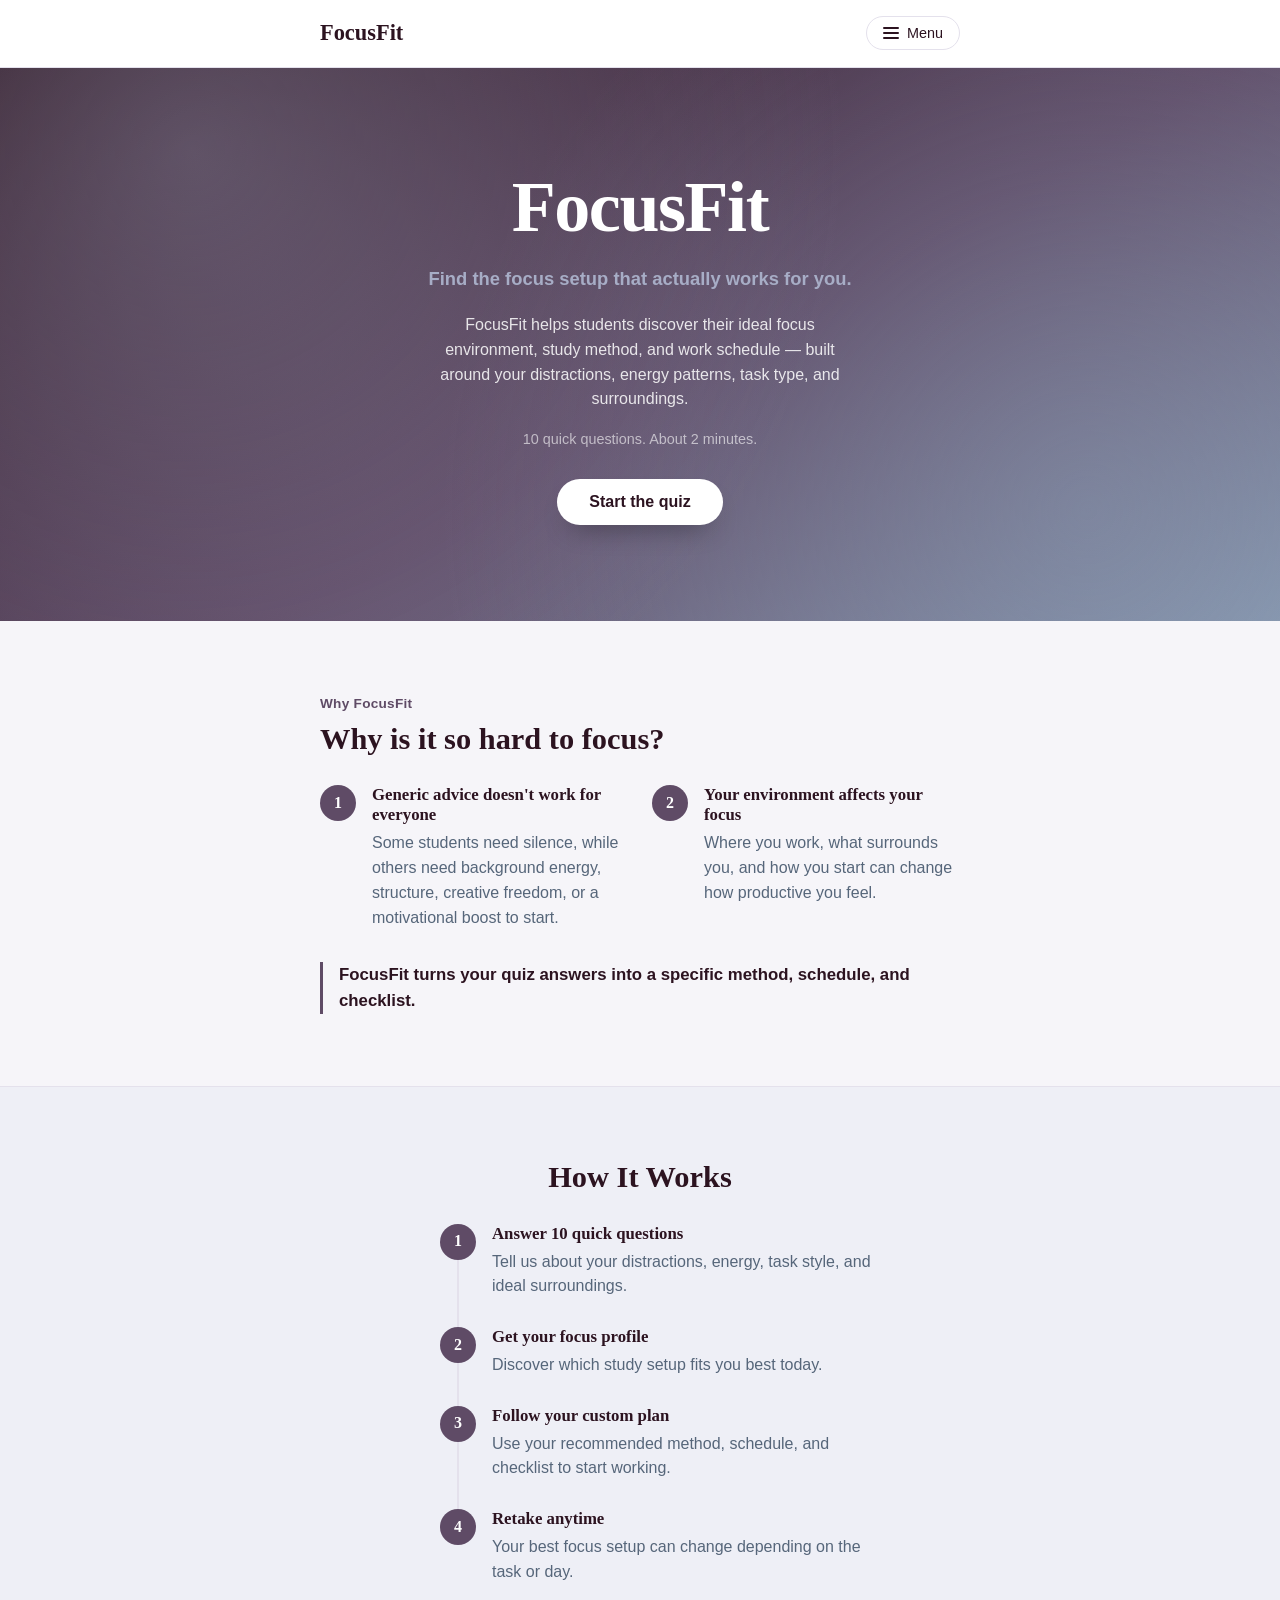
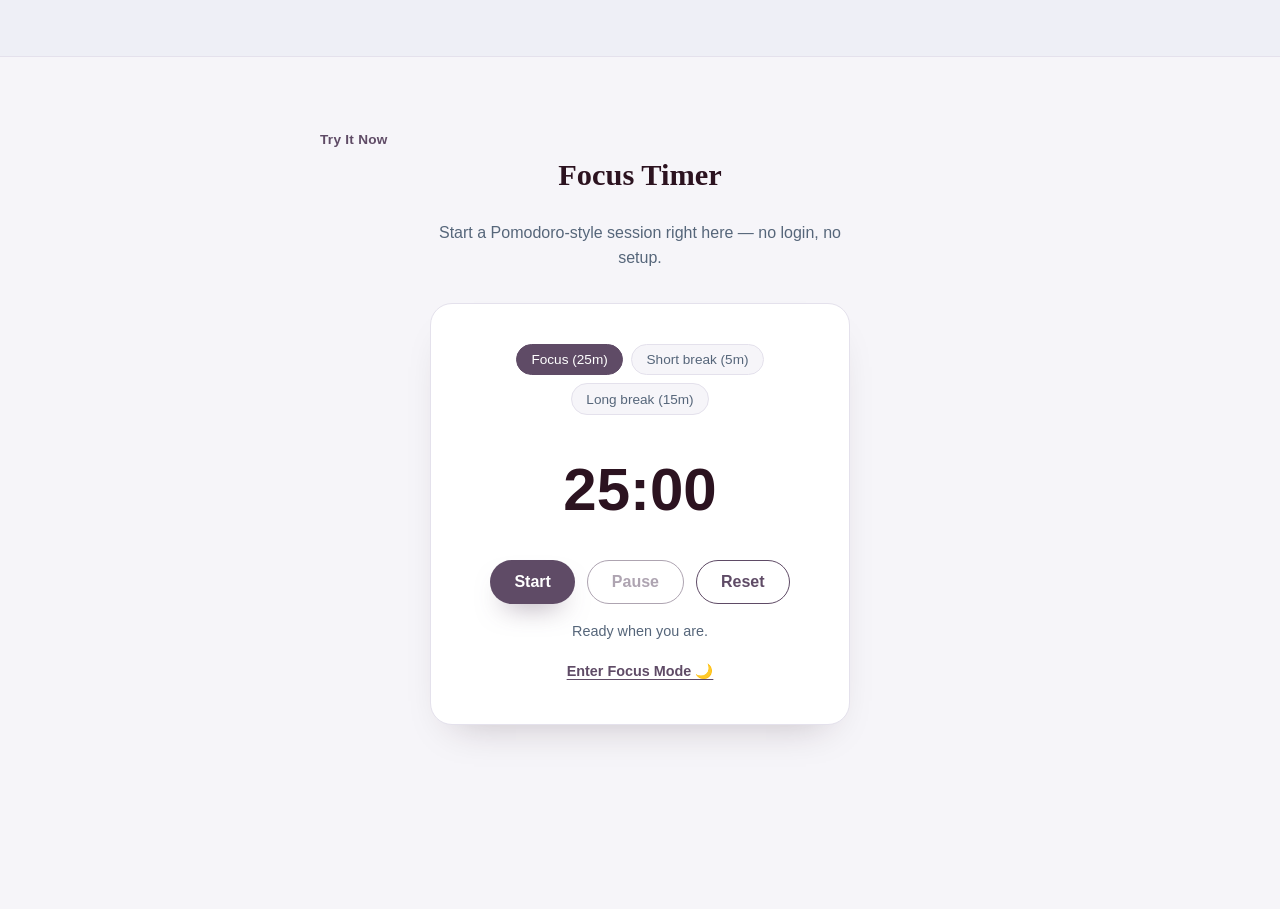
<file: focusfit4/index.html>
<!DOCTYPE html>
<html lang="en">
<head>
  <meta charset="UTF-8" />
  <meta name="viewport" content="width=device-width, initial-scale=1.0" />
  <title>FocusFit — Find Your Focus Style</title>
  <link rel="stylesheet" href="styles.css" />
</head>
<body>

  <!-- ===================== TOP BAR ===================== -->
  <header class="site-header">
    <div class="site-header-inner">
      <a href="index.html" class="logo">FocusFit</a>

      <button
        id="menu-toggle"
        class="menu-toggle"
        aria-expanded="false"
        aria-controls="nav-menu"
      >
        <span class="menu-icon"></span>
        Menu
      </button>
    </div>

    <nav id="nav-menu" class="nav-menu">
      <a href="index.html" class="nav-link is-current">Home</a>
      <a href="profiles.html" class="nav-link">Focus Profiles</a>
    </nav>
  </header>

  <!-- ===================== LANDING SCREEN (full-bleed hero) ===================== -->
  <section id="landing-screen" class="screen active">

    <div class="hero-section">
      <div class="hero">
        <h1 class="wordmark">FocusFit</h1>
        <p class="hero-tagline">Find the focus setup that actually works for you.</p>
        <p class="hero-purpose">
          FocusFit helps students discover their ideal focus environment, study
          method, and work schedule — built around your distractions, energy
          patterns, task type, and surroundings.
        </p>
        <p class="hero-meta">10 quick questions. About 2 minutes.</p>
        <button id="start-btn" class="btn-primary">Start the quiz</button>
      </div>
    </div>

    <!-- ===================== WHY FOCUSFIT ===================== -->
    <section class="landing-section why-section">
      <p class="section-kicker">Why FocusFit</p>
      <h2 class="section-heading">Why is it so hard to focus?</h2>

      <div class="reason-grid">
        <div class="reason-item">
          <span class="reason-number">1</span>
          <div class="reason-copy">
            <h3>Generic advice doesn't work for everyone</h3>
            <p>
              Some students need silence, while others need background
              energy, structure, creative freedom, or a motivational boost
              to start.
            </p>
          </div>
        </div>

        <div class="reason-item">
          <span class="reason-number">2</span>
          <div class="reason-copy">
            <h3>Your environment affects your focus</h3>
            <p>
              Where you work, what surrounds you, and how you start can
              change how productive you feel.
            </p>
          </div>
        </div>
      </div>

      <p class="section-closing">
        FocusFit turns your quiz answers into a specific method, schedule,
        and checklist.
      </p>
    </section>

    <!-- ===================== HOW IT WORKS ===================== -->
    <div class="how-section-wrap">
      <section class="landing-section how-section">
        <h2 class="section-heading centered">How It Works</h2>

        <ol class="steps-list">
          <li class="step-item">
            <span class="step-number">1</span>
            <div class="step-copy">
              <h3>Answer 10 quick questions</h3>
              <p>Tell us about your distractions, energy, task style, and ideal surroundings.</p>
            </div>
          </li>
          <li class="step-item">
            <span class="step-number">2</span>
            <div class="step-copy">
              <h3>Get your focus profile</h3>
              <p>Discover which study setup fits you best today.</p>
            </div>
          </li>
          <li class="step-item">
            <span class="step-number">3</span>
            <div class="step-copy">
              <h3>Follow your custom plan</h3>
              <p>Use your recommended method, schedule, and checklist to start working.</p>
            </div>
          </li>
          <li class="step-item">
            <span class="step-number">4</span>
            <div class="step-copy">
              <h3>Retake anytime</h3>
              <p>Your best focus setup can change depending on the task or day.</p>
            </div>
          </li>
        </ol>
      </section>
    </div>

    <!-- ===================== POMODORO TIMER ===================== -->
    <section class="landing-section timer-section">
      <p class="section-kicker">Try It Now</p>
      <h2 class="section-heading centered">Focus Timer</h2>
      <p class="subtext timer-intro">
        Start a Pomodoro-style session right here — no login, no setup.
      </p>

      <div class="timer-card">
        <div class="timer-modes">
          <button class="timer-mode-btn active" data-minutes="25">Focus (25m)</button>
          <button class="timer-mode-btn" data-minutes="5">Short break (5m)</button>
          <button class="timer-mode-btn" data-minutes="15">Long break (15m)</button>
        </div>

        <div id="timer-display" class="timer-display">25:00</div>

        <div class="timer-controls">
          <button id="timer-start" class="btn-primary">Start</button>
          <button id="timer-pause" class="btn-secondary" disabled>Pause</button>
          <button id="timer-reset" class="btn-secondary">Reset</button>
        </div>

        <p id="timer-status" class="timer-status">Ready when you are.</p>

        <button id="enter-focus-mode" class="btn-text">Enter Focus Mode 🌙</button>
      </div>
    </section>

  </section>

  <!-- ===================== FOCUS MODE (full-screen overlay) ===================== -->
  <div id="focus-mode" class="focus-mode" aria-hidden="true">
    <div id="focus-mode-bg" class="focus-mode-bg wallpaper-lake"></div>
    <div class="focus-mode-scrim"></div>

    <div class="focus-mode-content">
      <button id="focus-mode-close" class="focus-mode-close" aria-label="Exit focus mode">✕</button>

      <div class="timer-modes focus-modes-toggle">
        <button class="timer-mode-btn active" data-minutes="25">Focus (25m)</button>
        <button class="timer-mode-btn" data-minutes="5">Short break (5m)</button>
        <button class="timer-mode-btn" data-minutes="15">Long break (15m)</button>
      </div>

      <div id="focus-timer-display" class="timer-display focus-timer-display">25:00</div>

      <div class="timer-controls">
        <button id="focus-start" class="btn-primary">Start</button>
        <button id="focus-pause" class="btn-secondary" disabled>Pause</button>
        <button id="focus-reset" class="btn-secondary">Reset</button>
      </div>

      <p id="focus-status" class="timer-status is-light">Ready when you are.</p>

      <div class="wallpaper-picker">
        <p class="wallpaper-picker-label">Choose a wallpaper</p>
        <div class="wallpaper-options">
          <button class="wallpaper-swatch swatch-lake active" data-wallpaper="wallpaper-lake" aria-label="Lake view"></button>
          <button class="wallpaper-swatch swatch-dusk-trees" data-wallpaper="wallpaper-dusk-trees" aria-label="Dusk trees"></button>
          <button class="wallpaper-swatch swatch-purple-grove" data-wallpaper="wallpaper-purple-grove" aria-label="Purple grove"></button>
          <button class="wallpaper-swatch swatch-misty-peaks" data-wallpaper="wallpaper-misty-peaks" aria-label="Misty peaks"></button>
          <button class="wallpaper-swatch swatch-starry-night" data-wallpaper="wallpaper-starry-night" aria-label="Starry night"></button>
        </div>
      </div>
    </div>
  </div>

  <main class="app">

    <!-- ===================== QUIZ SCREEN ===================== -->
    <section id="quiz-screen" class="screen">
      <div class="quiz-header">
        <p id="question-count" class="question-count"></p>
        <div class="progress-track">
          <div id="progress-fill" class="progress-fill"></div>
        </div>
      </div>

      <div class="card quiz-card">
        <h2 id="question-text"></h2>
        <div id="options-list" class="options-list"></div>
      </div>
    </section>

    <!-- ===================== RESULT SCREEN ===================== -->
    <section id="result-screen" class="screen">
      <div class="card result-card">

        <div class="result-header">
          <h1 id="result-title"></h1>
          <p id="result-description" class="subtext"></p>
        </div>

        <div class="result-grid">
          <div class="result-block">
            <h3>Where to work</h3>
            <ul id="result-environment" class="tag-list"></ul>
          </div>
          <div class="result-block">
            <h3>Methods to try</h3>
            <ul id="result-methods" class="tag-list"></ul>
          </div>
        </div>

        <div class="result-block schedule-block">
          <h3>Your session schedule</h3>
          <ul id="result-schedule" class="checklist"></ul>
        </div>

        <button id="retake-btn" class="btn-secondary">Retake the quiz</button>
      </div>
    </section>

  </main>

  <script src="nav.js"></script>
  <script src="timer.js"></script>
  <script src="script.js"></script>
</body>
</html>
</file>
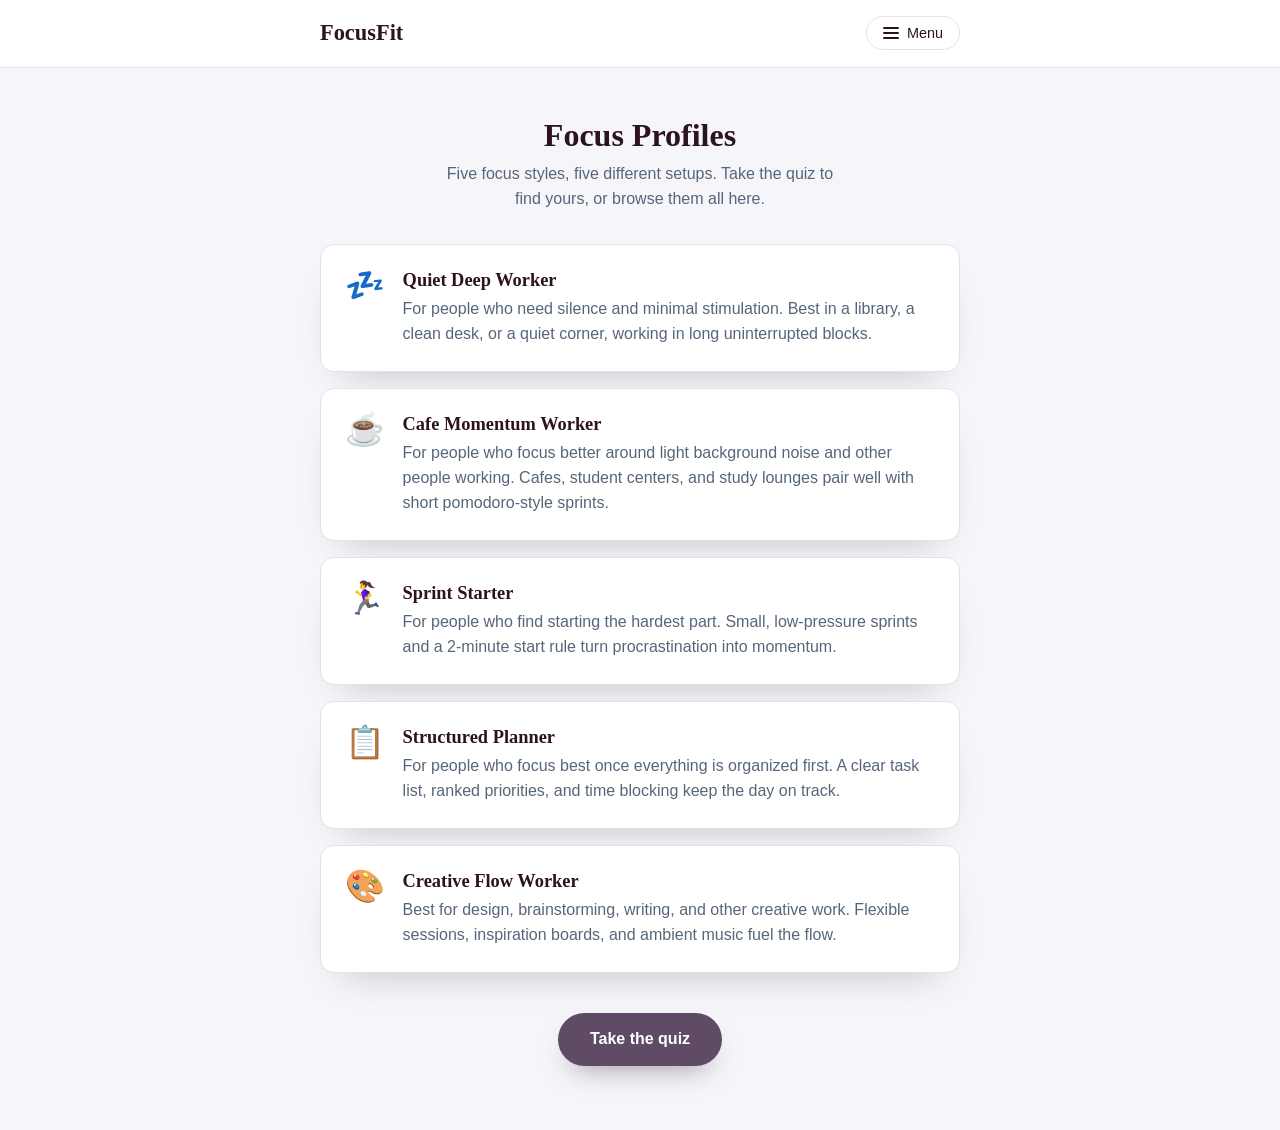
<file: focusfit4/profiles.html>
<!DOCTYPE html>
<html lang="en">
<head>
  <meta charset="UTF-8" />
  <meta name="viewport" content="width=device-width, initial-scale=1.0" />
  <title>Focus Profiles — FocusFit</title>
  <link rel="stylesheet" href="styles.css" />
</head>
<body>

  <!-- ===================== TOP BAR ===================== -->
  <header class="site-header">
    <div class="site-header-inner">
      <a href="index.html" class="logo">FocusFit</a>

      <button
        id="menu-toggle"
        class="menu-toggle"
        aria-expanded="false"
        aria-controls="nav-menu"
      >
        <span class="menu-icon"></span>
        Menu
      </button>
    </div>

    <nav id="nav-menu" class="nav-menu">
      <a href="index.html" class="nav-link">Home</a>
      <a href="profiles.html" class="nav-link is-current">Focus Profiles</a>
    </nav>
  </header>

  <main class="app profiles-page">

    <div class="page-intro">
      <h1>Focus Profiles</h1>
      <p class="subtext">
        Five focus styles, five different setups. Take the quiz to find
        yours, or browse them all here.
      </p>
    </div>

    <div class="profile-grid">

      <article class="profile-card">
        <span class="profile-emoji" aria-hidden="true">💤</span>
        <div class="profile-copy">
          <h2>Quiet Deep Worker</h2>
          <p>
            For people who need silence and minimal stimulation. Best in a
            library, a clean desk, or a quiet corner, working in long
            uninterrupted blocks.
          </p>
        </div>
      </article>

      <article class="profile-card">
        <span class="profile-emoji" aria-hidden="true">☕️</span>
        <div class="profile-copy">
          <h2>Cafe Momentum Worker</h2>
          <p>
            For people who focus better around light background noise and
            other people working. Cafes, student centers, and study lounges
            pair well with short pomodoro-style sprints.
          </p>
        </div>
      </article>

      <article class="profile-card">
        <span class="profile-emoji" aria-hidden="true">🏃‍♀️</span>
        <div class="profile-copy">
          <h2>Sprint Starter</h2>
          <p>
            For people who find starting the hardest part. Small,
            low-pressure sprints and a 2-minute start rule turn
            procrastination into momentum.
          </p>
        </div>
      </article>

      <article class="profile-card">
        <span class="profile-emoji" aria-hidden="true">📋</span>
        <div class="profile-copy">
          <h2>Structured Planner</h2>
          <p>
            For people who focus best once everything is organized first.
            A clear task list, ranked priorities, and time blocking keep
            the day on track.
          </p>
        </div>
      </article>

      <article class="profile-card">
        <span class="profile-emoji" aria-hidden="true">🎨</span>
        <div class="profile-copy">
          <h2>Creative Flow Worker</h2>
          <p>
            Best for design, brainstorming, writing, and other creative
            work. Flexible sessions, inspiration boards, and ambient music
            fuel the flow.
          </p>
        </div>
      </article>

    </div>

    <div class="profiles-cta">
      <a href="index.html" class="btn-primary">Take the quiz</a>
    </div>

  </main>

  <script src="nav.js"></script>
</body>
</html>
</file>
<file: focusfit4/styles.css>
/* =========================================================
   FOCUSFIT STYLES
   Organized top to bottom:
   1. Tokens (colors, spacing, shadows)
   2. Reset / base styles
   3. Layout helpers (screens, cards, container)
   4. Top bar + expandable menu
   5. Landing hero (full-bleed, dark)
   6. Quiz screen (progress bar, options)
   7. Result screen (chips, checklist)
   8. Profiles page (rectangular cards)
   9. Buttons
   10. Accessibility + responsive tweaks
   ========================================================= */

/* ---------- 1. Tokens ---------- */
:root {
  /* Brand palette */
  --ink: #2c1320;
  --plum: #5f4b66;
  --mist: #a7adc6;
  --slate: #8797af;
  --fog: #56667a;

  /* Derived neutrals */
  --paper: #f6f5f9;
  --surface: #ffffff;
  --border: #e4e1ec;
  --mist-tint: #eeeff6;

  /* Type */
  --font-display: Georgia, "Times New Roman", serif;
  --font-body: -apple-system, BlinkMacSystemFont, "Segoe UI", Roboto, Helvetica,
    Arial, sans-serif;

  /* Shape + shadow */
  --radius-lg: 22px;
  --radius-md: 14px;
  --radius-sm: 10px;
  --shadow-soft: 0 20px 40px -24px rgba(44, 19, 32, 0.28);
  --content-width: 680px;
}

/* ---------- 2. Reset / base ---------- */
* {
  box-sizing: border-box;
}

body {
  margin: 0;
  font-family: var(--font-body);
  background: var(--paper);
  color: var(--ink);
  line-height: 1.55;
}

h1, h2, h3 {
  margin: 0 0 0.5rem 0;
  line-height: 1.2;
  font-family: var(--font-display);
  font-weight: 700;
  color: var(--ink);
}

p {
  margin: 0 0 1rem 0;
}

ul {
  margin: 0;
  padding: 0;
  list-style: none;
}

a {
  color: inherit;
}

/* ---------- 3. Layout helpers ---------- */
.app {
  max-width: var(--content-width);
  margin: 0 auto;
  padding: clamp(2rem, 6vw, 3rem) 1.25rem 4rem;
}

.screen {
  display: none;
}

.screen.active {
  display: block;
  animation: fade-in 0.35s ease;
}

@keyframes fade-in {
  from { opacity: 0; transform: translateY(8px); }
  to { opacity: 1; transform: translateY(0); }
}

.card {
  background: var(--surface);
  border: 1px solid var(--border);
  border-radius: var(--radius-lg);
  box-shadow: var(--shadow-soft);
  padding: clamp(1.5rem, 4vw, 2.5rem);
}

.subtext {
  color: var(--fog);
}

/* ---------- 4. Top bar + expandable menu ---------- */
.site-header {
  background: var(--surface);
  border-bottom: 1px solid var(--border);
  position: relative;
}

.site-header-inner {
  max-width: var(--content-width);
  margin: 0 auto;
  padding: 1rem 1.25rem;
  display: flex;
  align-items: center;
  justify-content: space-between;
}

.logo {
  font-family: var(--font-display);
  font-size: 1.4rem;
  font-weight: 700;
  color: var(--ink);
  text-decoration: none;
}

.menu-toggle {
  display: flex;
  align-items: center;
  gap: 0.5rem;
  background: none;
  border: 1px solid var(--border);
  border-radius: 999px;
  padding: 0.5rem 1rem;
  font-family: var(--font-body);
  font-size: 0.9rem;
  color: var(--ink);
  cursor: pointer;
}

.menu-toggle:hover {
  background: var(--mist-tint);
}

.menu-icon,
.menu-icon::before,
.menu-icon::after {
  content: "";
  display: block;
  width: 16px;
  height: 2px;
  background: var(--ink);
  border-radius: 2px;
}

.menu-icon {
  position: relative;
}

.menu-icon::before {
  position: absolute;
  top: -5px;
}

.menu-icon::after {
  position: absolute;
  top: 5px;
}

/* Collapsed by default; JS toggles the "open" class */
.nav-menu {
  display: none;
  flex-direction: column;
  position: absolute;
  right: 1.25rem;
  top: calc(100% + 0.5rem);
  background: var(--surface);
  border: 1px solid var(--border);
  border-radius: var(--radius-sm);
  box-shadow: var(--shadow-soft);
  min-width: 180px;
  overflow: hidden;
  z-index: 10;
}

.nav-menu.open {
  display: flex;
}

.nav-link {
  padding: 0.75rem 1.1rem;
  text-decoration: none;
  color: var(--ink);
  font-size: 0.95rem;
}

.nav-link:hover {
  background: var(--mist-tint);
}

.nav-link.is-current {
  color: var(--plum);
  font-weight: 600;
}

/* ---------- 5. Landing hero (full-bleed, dark) ---------- */
.hero-section {
  width: 100%;
  background:
    radial-gradient(circle at 15% 15%, rgba(167, 173, 198, 0.35), transparent 55%),
    radial-gradient(circle at 85% 80%, rgba(135, 151, 175, 0.4), transparent 55%),
    linear-gradient(150deg, var(--ink) 0%, var(--plum) 55%, var(--slate) 100%);
  padding: clamp(3rem, 10vw, 6rem) 1.25rem;
}

.hero {
  max-width: 560px;
  margin: 0 auto;
  text-align: center;
  display: flex;
  flex-direction: column;
  align-items: center;
}

.hero-section .wordmark {
  color: #ffffff;
  font-size: clamp(2.75rem, 9vw, 4.5rem);
  letter-spacing: -0.02em;
  margin: 0;
}

.hero-section .hero-tagline {
  font-size: 1.15rem;
  color: var(--mist);
  font-weight: 600;
  margin: 0.9rem 0 1.25rem;
}

.hero-section .hero-purpose {
  color: rgba(255, 255, 255, 0.85);
  max-width: 46ch;
  margin: 0 auto 1rem;
}

.hero-section .hero-meta {
  color: rgba(255, 255, 255, 0.6);
  font-size: 0.9rem;
  margin: 0 auto 1.75rem;
}

.hero-section .btn-primary {
  background: #ffffff;
  color: var(--ink);
  box-shadow: 0 14px 28px -14px rgba(0, 0, 0, 0.45);
}

.hero-section .btn-primary:hover {
  background: var(--mist-tint);
}

/* ---------- 5b. Landing sections: Why FocusFit / How It Works ---------- */
.landing-section {
  max-width: var(--content-width);
  margin: 0 auto;
  padding: clamp(3rem, 8vw, 4.5rem) 1.25rem;
}

.section-kicker {
  color: var(--plum);
  font-weight: 600;
  font-size: 0.85rem;
  letter-spacing: 0.02em;
  margin-bottom: 0.4rem;
}

.section-heading {
  font-size: clamp(1.5rem, 4vw, 1.9rem);
  margin-bottom: 1.75rem;
}

.section-heading.centered {
  text-align: center;
}

/* Why FocusFit: two reasons, side by side on desktop */
.reason-grid {
  display: grid;
  grid-template-columns: 1fr 1fr;
  gap: 1.5rem;
  margin-bottom: 2rem;
}

.reason-item {
  display: flex;
  align-items: flex-start;
  gap: 1rem;
}

.reason-number,
.step-number {
  flex-shrink: 0;
  width: 36px;
  height: 36px;
  border-radius: 50%;
  background: var(--plum);
  color: #fff;
  font-family: var(--font-display);
  font-weight: 700;
  display: flex;
  align-items: center;
  justify-content: center;
}

.reason-copy h3,
.step-copy h3 {
  font-size: 1.05rem;
  margin-bottom: 0.35rem;
}

.reason-copy p,
.step-copy p {
  color: var(--fog);
  margin: 0;
}

.section-closing {
  border-left: 3px solid var(--plum);
  padding-left: 1rem;
  font-weight: 600;
  font-size: 1.05rem;
  color: var(--ink);
  margin: 0;
}

/* How It Works: full-bleed soft band, vertical step list with a connecting line */
.how-section-wrap {
  width: 100%;
  background: var(--mist-tint);
  border-top: 1px solid var(--border);
  border-bottom: 1px solid var(--border);
}

.steps-list {
  display: flex;
  flex-direction: column;
  gap: 1.75rem;
  max-width: 480px;
  margin: 0 auto;
}

.step-item {
  display: flex;
  align-items: flex-start;
  gap: 1rem;
  position: relative;
}

.step-item:not(:last-child)::after {
  content: "";
  position: absolute;
  left: 17px;
  top: 36px;
  width: 2px;
  height: calc(100% + 1.75rem - 36px);
  background: var(--border);
}

/* ---------- 5c. Pomodoro timer ---------- */
.timer-intro {
  text-align: center;
  max-width: 46ch;
  margin: 0 auto 2rem;
}

.timer-card {
  max-width: 420px;
  margin: 0 auto;
  background: var(--surface);
  border: 1px solid var(--border);
  border-radius: var(--radius-lg);
  box-shadow: var(--shadow-soft);
  padding: clamp(1.75rem, 5vw, 2.5rem);
  text-align: center;
}

.timer-modes {
  display: flex;
  flex-wrap: wrap;
  justify-content: center;
  gap: 0.5rem;
  margin-bottom: 1.75rem;
}

.timer-mode-btn {
  font-family: var(--font-body);
  border: 1px solid var(--border);
  background: var(--paper);
  color: var(--fog);
  border-radius: 999px;
  padding: 0.45rem 0.9rem;
  font-size: 0.85rem;
  cursor: pointer;
  transition: background 0.15s ease, color 0.15s ease, border-color 0.15s ease;
}

.timer-mode-btn:hover {
  border-color: var(--slate);
}

.timer-mode-btn.active {
  background: var(--plum);
  border-color: var(--plum);
  color: #fff;
}

.timer-display {
  font-size: clamp(3rem, 12vw, 3.75rem);
  font-weight: 700;
  font-variant-numeric: tabular-nums;
  color: var(--ink);
  margin-bottom: 1.5rem;
}

.timer-controls {
  display: flex;
  justify-content: center;
  gap: 0.75rem;
  flex-wrap: wrap;
  margin-bottom: 1rem;
}

.timer-controls .btn-primary,
.timer-controls .btn-secondary {
  width: auto;
  margin-top: 0;
  padding: 0.75rem 1.5rem;
}

.timer-controls .btn-primary:disabled,
.timer-controls .btn-secondary:disabled {
  opacity: 0.5;
  cursor: not-allowed;
}

.timer-status {
  color: var(--fog);
  font-size: 0.9rem;
  margin: 0;
  min-height: 1.3em;
}

.btn-text {
  display: inline-block;
  margin-top: 1.25rem;
  background: none;
  border: none;
  color: var(--plum);
  font-family: var(--font-body);
  font-size: 0.9rem;
  font-weight: 600;
  cursor: pointer;
  text-decoration: underline;
  text-underline-offset: 3px;
}

.btn-text:hover {
  color: var(--ink);
}

/* ---------- 6. Quiz screen ---------- */
.quiz-header {
  margin-bottom: 1.5rem;
}

.question-count {
  color: var(--fog);
  font-size: 0.9rem;
  margin-bottom: 0.6rem;
}

.progress-track {
  width: 100%;
  height: 10px;
  background: var(--mist-tint);
  border-radius: 999px;
  overflow: hidden;
  border: 1px solid var(--border);
}

.progress-fill {
  height: 100%;
  width: 0%;
  background: linear-gradient(90deg, var(--slate), var(--plum));
  border-radius: 999px;
  transition: width 0.35s ease;
}

.quiz-card h2 {
  font-size: 1.4rem;
  margin-bottom: 1.5rem;
}

.options-list {
  display: flex;
  flex-direction: column;
  gap: 0.65rem;
}

.option-btn {
  text-align: left;
  padding: 0.9rem 1.1rem;
  border: 1px solid var(--border);
  border-radius: var(--radius-sm);
  background: var(--paper);
  font-family: var(--font-body);
  font-size: 1rem;
  color: var(--ink);
  cursor: pointer;
  transition: border-color 0.15s ease, background 0.15s ease, transform 0.1s ease;
}

.option-btn:hover {
  border-color: var(--slate);
  background: var(--mist-tint);
}

.option-btn:active {
  transform: scale(0.99);
}

.option-btn:focus-visible {
  outline: 2px solid var(--plum);
  outline-offset: 2px;
}

/* ---------- 7. Result screen ---------- */
.result-header {
  text-align: center;
  margin-bottom: 1.75rem;
}

.result-header h1 {
  font-size: clamp(1.6rem, 5vw, 2.1rem);
}

.result-header .subtext {
  max-width: 46ch;
  margin: 0 auto;
}

.result-grid {
  display: grid;
  grid-template-columns: 1fr 1fr;
  gap: 1.5rem;
  margin: 1.5rem 0;
}

.result-block h3 {
  font-size: 1.05rem;
  margin-bottom: 0.75rem;
}

.tag-list {
  display: flex;
  flex-wrap: wrap;
  gap: 0.5rem;
}

.tag-list li {
  background: var(--mist-tint);
  color: var(--ink);
  border: 1px solid var(--border);
  padding: 0.4rem 0.8rem;
  border-radius: 999px;
  font-size: 0.9rem;
}

.schedule-block {
  margin-top: 1.75rem;
  padding-top: 1.75rem;
  border-top: 1px solid var(--border);
}

.checklist li {
  display: flex;
  align-items: center;
  gap: 0.75rem;
  padding: 0.55rem 0;
}

.checklist input[type="checkbox"] {
  width: 19px;
  height: 19px;
  accent-color: var(--plum);
  flex-shrink: 0;
}

.checklist label {
  color: var(--ink);
}

.step-time {
  display: inline-block;
  background: var(--surface);
  border: 1px solid var(--slate);
  color: var(--slate);
  font-weight: 600;
  font-size: 0.8rem;
  padding: 0.15rem 0.55rem;
  border-radius: 999px;
  margin-right: 0.4rem;
}

/* ---------- 8. Profiles page (rectangular cards) ---------- */
.page-intro {
  text-align: center;
  margin-bottom: 2rem;
}

.page-intro .subtext {
  max-width: 46ch;
  margin: 0 auto;
}

.profile-grid {
  display: flex;
  flex-direction: column;
  gap: 1rem;
}

.profile-card {
  display: flex;
  align-items: flex-start;
  gap: 1.1rem;
  background: var(--surface);
  border: 1px solid var(--border);
  border-radius: var(--radius-md);
  box-shadow: var(--shadow-soft);
  padding: 1.5rem;
}

.profile-emoji {
  font-size: 2rem;
  line-height: 1;
  flex-shrink: 0;
}

.profile-copy h2 {
  font-size: 1.15rem;
  margin-bottom: 0.4rem;
}

.profile-copy p {
  color: var(--fog);
  margin: 0;
}

.profiles-cta {
  text-align: center;
  margin-top: 2.5rem;
}

.profiles-cta .btn-primary {
  text-decoration: none;
  display: inline-block;
}

/* ---------- 9. Buttons ---------- */
.btn-primary,
.btn-secondary {
  font-family: var(--font-body);
  border: none;
  border-radius: 999px;
  padding: 0.9rem 2rem;
  font-size: 1rem;
  font-weight: 600;
  cursor: pointer;
  transition: background 0.15s ease, transform 0.1s ease, box-shadow 0.15s ease;
}

.btn-primary {
  background: var(--plum);
  color: #fff;
  box-shadow: 0 14px 28px -14px rgba(95, 75, 102, 0.65);
}

.btn-primary:hover {
  background: var(--ink);
}

.btn-secondary {
  background: transparent;
  color: var(--plum);
  border: 1px solid var(--plum);
  margin-top: 1.75rem;
  width: 100%;
}

.btn-secondary:hover {
  background: var(--mist-tint);
}

.btn-primary:active,
.btn-secondary:active {
  transform: scale(0.98);
}

.btn-primary:focus-visible,
.btn-secondary:focus-visible {
  outline: 2px solid var(--slate);
  outline-offset: 2px;
}

/* ---------- 10. Accessibility + responsive tweaks ---------- */
@media (prefers-reduced-motion: reduce) {
  .screen.active,
  .progress-fill,
  .option-btn,
  .btn-primary,
  .btn-secondary {
    animation: none;
    transition: none;
  }
}

@media (max-width: 520px) {
  .result-grid {
    grid-template-columns: 1fr;
  }

  .profile-card {
    flex-direction: column;
    gap: 0.6rem;
  }

  .reason-grid {
    grid-template-columns: 1fr;
  }
}

@media (max-width: 400px) {
  .hero-section .hero-tagline {
    font-size: 1rem;
  }
}

/* =========================================================
   FOCUS MODE (full-screen overlay + wallpapers)
   Built from illustrations pulled out of the uploaded PDF:
   a lake/mountain scene, a trio of watercolor trees, a purple
   tree cluster, a moon + stars, a star field, and a watercolor
   mountain band. Everything is recolored/composed with the
   FocusFit palette so each wallpaper still feels on-brand.
   ========================================================= */

body.no-scroll {
  overflow: hidden;
}

.focus-mode {
  display: none;
  position: fixed;
  inset: 0;
  z-index: 100;
}

.focus-mode.open {
  display: block;
  animation: fade-in 0.3s ease;
}

.focus-mode-bg {
  position: absolute;
  inset: 0;
  background-size: cover;
  background-position: center;
  background-color: var(--ink);
  overflow: hidden;
}

.focus-mode-bg::before,
.focus-mode-bg::after {
  content: "";
  position: absolute;
}

/* Scrim: sits above every wallpaper so button/text contrast is
   always reliable, no matter which background is chosen. */
.focus-mode-scrim {
  position: absolute;
  inset: 0;
  background: linear-gradient(
    180deg,
    rgba(44, 19, 32, 0.55) 0%,
    rgba(44, 19, 32, 0.25) 45%,
    rgba(44, 19, 32, 0.6) 100%
  );
}

.focus-mode-content {
  position: relative;
  z-index: 2;
  min-height: 100%;
  display: flex;
  flex-direction: column;
  align-items: center;
  justify-content: center;
  gap: 0.25rem;
  padding: 4rem 1.25rem 2.5rem;
  text-align: center;
}

.focus-mode-close {
  position: absolute;
  top: 1.25rem;
  right: 1.25rem;
  width: 40px;
  height: 40px;
  border-radius: 50%;
  border: 1px solid rgba(255, 255, 255, 0.4);
  background: rgba(255, 255, 255, 0.12);
  color: #fff;
  font-size: 1.1rem;
  cursor: pointer;
}

.focus-mode-close:hover {
  background: rgba(255, 255, 255, 0.22);
}

/* Mode toggle + display + status reuse the inline timer's classes,
   just recolored for the dark overlay. */
.focus-modes-toggle {
  margin-bottom: 2rem;
}

.focus-mode-content .timer-mode-btn {
  background: rgba(255, 255, 255, 0.12);
  border-color: rgba(255, 255, 255, 0.35);
  color: #fff;
}

.focus-mode-content .timer-mode-btn.active {
  background: #fff;
  color: var(--ink);
  border-color: #fff;
}

.focus-timer-display {
  color: #fff;
  margin-bottom: 2rem;
}

.focus-mode-content .btn-secondary {
  background: rgba(255, 255, 255, 0.12);
  color: #fff;
  border-color: rgba(255, 255, 255, 0.5);
}

.focus-mode-content .btn-secondary:hover {
  background: rgba(255, 255, 255, 0.22);
}

.timer-status.is-light {
  color: rgba(255, 255, 255, 0.75);
  margin-bottom: 2.5rem;
}

/* ---------- Wallpaper picker ---------- */
.wallpaper-picker-label {
  color: rgba(255, 255, 255, 0.7);
  font-size: 0.85rem;
  margin-bottom: 0.6rem;
}

.wallpaper-options {
  display: flex;
  justify-content: center;
  gap: 0.6rem;
}

.wallpaper-swatch {
  width: 42px;
  height: 42px;
  border-radius: 50%;
  border: 2px solid rgba(255, 255, 255, 0.5);
  cursor: pointer;
  background-size: cover;
  background-position: center;
  padding: 0;
}

.wallpaper-swatch.active {
  border-color: #fff;
  box-shadow: 0 0 0 3px rgba(255, 255, 255, 0.35);
}

.swatch-lake {
  background-image: url("images/lake-view.jpg");
}

.swatch-dusk-trees {
  background: linear-gradient(160deg, var(--ink), var(--plum) 60%, var(--slate));
}

.swatch-purple-grove {
  background: linear-gradient(160deg, var(--plum), var(--slate) 70%, var(--mist));
}

.swatch-misty-peaks {
  background: linear-gradient(160deg, var(--slate), var(--fog) 60%, var(--ink));
}

.swatch-starry-night {
  background: linear-gradient(160deg, var(--ink), var(--plum) 85%);
}

/* ---------- The five wallpapers ---------- */

/* 1. Lake View — the illustration used almost as-is; it already
      sits comfortably in the blue/slate family. */
.wallpaper-lake {
  background-image: url("images/lake-view.jpg");
}

/* 2. Dusk Trees — palette gradient + the trio of watercolor trees
      anchored to the bottom. */
.wallpaper-dusk-trees {
  background-image: linear-gradient(160deg, var(--ink) 0%, var(--plum) 55%, var(--slate) 100%);
}

.wallpaper-dusk-trees::after {
  left: 50%;
  bottom: 0;
  transform: translateX(-50%);
  width: min(70vw, 480px);
  height: 60%;
  background-image: url("images/tree-trio.webp");
  background-repeat: no-repeat;
  background-position: bottom center;
  background-size: contain;
}

/* 3. Purple Grove — plum-to-mist gradient with the wide tree
      cluster spanning the bottom edge. */
.wallpaper-purple-grove {
  background-image: linear-gradient(160deg, var(--plum) 0%, var(--slate) 65%, var(--mist) 100%);
}

.wallpaper-purple-grove::after {
  left: 0;
  right: 0;
  bottom: 0;
  height: 48%;
  background-image: url("images/tree-cluster.webp");
  background-repeat: no-repeat;
  background-position: bottom center;
  background-size: contain;
}

/* 4. Misty Peaks — slate/fog gradient with the watercolor mountain
      band along the bottom. */
.wallpaper-misty-peaks {
  background-image: linear-gradient(160deg, var(--slate) 0%, var(--fog) 55%, var(--ink) 100%);
}

.wallpaper-misty-peaks::after {
  left: 0;
  right: 0;
  bottom: 0;
  height: 42%;
  background-image: url("images/mountain-band.webp");
  background-repeat: no-repeat;
  background-position: bottom center;
  background-size: cover;
  opacity: 0.95;
}

/* 5. Starry Night — ink/plum gradient, a tiled star field, and the
      moon tucked in the upper corner. */
.wallpaper-starry-night {
  background-image: linear-gradient(160deg, var(--ink) 0%, var(--plum) 85%);
}

.wallpaper-starry-night::before {
  inset: 0;
  background-image: url("images/star-field.webp");
  background-repeat: repeat;
  background-size: 320px auto;
  opacity: 0.3;
}

.wallpaper-starry-night::after {
  top: 8%;
  right: 6%;
  width: min(45vw, 240px);
  height: min(45vw, 240px);
  background-image: url("images/moon-stars.webp");
  background-repeat: no-repeat;
  background-position: center;
  background-size: contain;
}

/* ---------- Focus Mode responsive tweaks ---------- */
@media (max-width: 480px) {
  .focus-timer-display {
    font-size: 3rem;
  }

  .wallpaper-swatch {
    width: 36px;
    height: 36px;
  }
}
</file>
